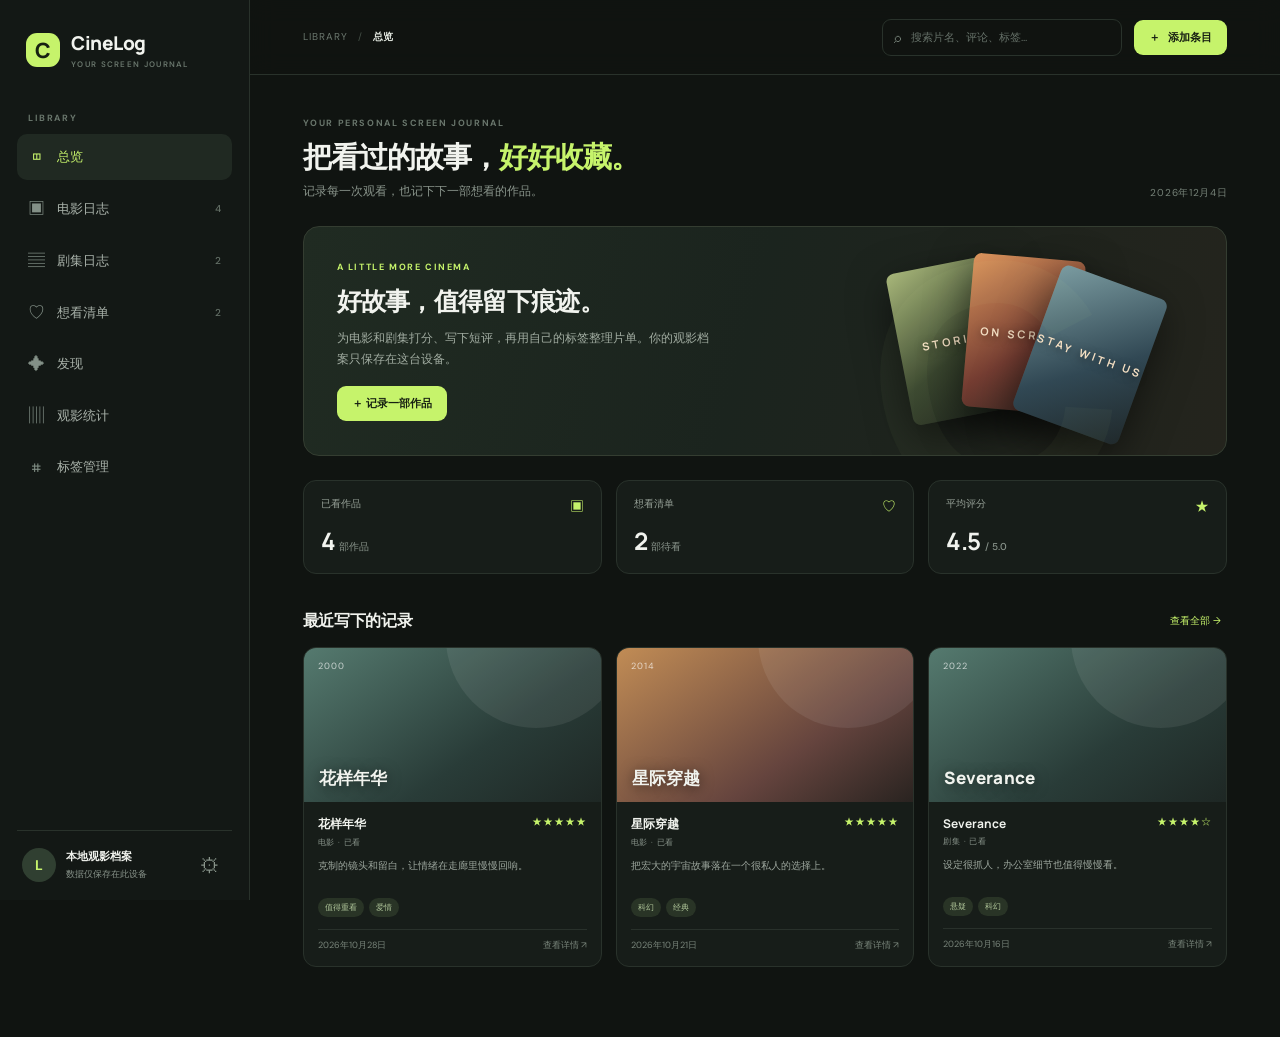
<file: web/index.html>
<!doctype html>
<html lang="zh-CN">
<head>
  <meta charset="utf-8">
  <meta name="viewport" content="width=device-width, initial-scale=1">
  <meta name="theme-color" content="#101411">
  <title>CineLog — 片单与观影日志</title>
  <link rel="stylesheet" href="styles.css">
  <link rel="stylesheet" href="extras.css">
</head>
<body>
  <div class="app-shell">
    <aside class="sidebar">
      <a class="brand" href="#home" aria-label="CineLog 首页"><span class="brand-mark">C</span><span>CineLog<small>YOUR SCREEN JOURNAL</small></span></a>
      <div class="side-label">LIBRARY</div>
      <nav class="nav-list" aria-label="主要导航">
        <button class="nav-item active" data-view="home"><span>◫</span>总览</button>
        <button class="nav-item" data-view="movies"><span>▣</span>电影日志 <b id="movie-count">0</b></button>
        <button class="nav-item" data-view="series"><span>▤</span>剧集日志 <b id="series-count">0</b></button>
        <button class="nav-item" data-view="wishlist"><span>♡</span>想看清单 <b id="wish-count">0</b></button>
        <button class="nav-item" data-view="discover"><span>✦</span>发现</button>
        <button class="nav-item" data-view="stats"><span>▥</span>观影统计</button>
        <button class="nav-item" data-view="tags"><span>⌗</span>标签管理</button>
      </nav>
      <div class="sidebar-bottom"><div class="avatar">L</div><div><strong>本地观影档案</strong><small>数据仅保存在此设备</small></div><button class="icon-button" id="settings-button" aria-label="设置">⚙</button></div>
    </aside>
    <main class="main-content">
      <header class="topbar"><div class="breadcrumb"><span>LIBRARY</span><i>/</i><strong id="view-label">总览</strong></div><div class="top-actions"><label class="search-box"><span>⌕</span><input id="search" type="search" placeholder="搜索片名、评论、标签…" aria-label="搜索"></label><button class="primary-button" id="add-button"><span>＋</span> 添加条目</button></div></header>
      <section id="content" class="content-area"></section>
    </main>
  </div>
  <dialog id="entry-dialog" class="modal">
    <form id="entry-form" method="dialog">
      <div class="modal-head"><div><div class="eyebrow">YOUR JOURNAL</div><h2 id="dialog-title">添加观影记录</h2></div><button class="icon-button" type="button" data-close aria-label="关闭">×</button></div>
      <div class="type-switch"><button type="button" class="type-option selected" data-type="movie">电影</button><button type="button" class="type-option" data-type="series">剧集</button></div>
      <label class="field">片名<input name="title" required maxlength="80" placeholder="例如：花样年华"></label>
      <div class="form-row"><label class="field">状态<select name="status"><option value="watched">已看</option><option value="wishlist">想看</option></select></label><label class="field">日期<input name="date" type="date"></label></div>
      <div id="review-fields"><label class="field">评分 <span class="subtle">点击星星评分</span><div class="rating-picker" role="radiogroup" aria-label="评分"><button type="button" data-rating="1">★</button><button type="button" data-rating="2">★</button><button type="button" data-rating="3">★</button><button type="button" data-rating="4">★</button><button type="button" data-rating="5">★</button><span id="rating-value">未评分</span></div></label><label class="field">短评<textarea name="review" rows="3" maxlength="400" placeholder="这部作品给你留下了什么印象？"></textarea></label></div>
      <label class="field">标签 <span class="subtle">用逗号分隔，可新建</span><input name="tags" placeholder="例如：科幻, 周末"></label>
      <div class="modal-footer"><button class="quiet-button" type="button" data-close>取消</button><button class="primary-button" type="submit">保存条目 <span>↗</span></button></div>
    </form>
  </dialog>
  <dialog id="tag-dialog" class="modal small-modal"><form id="tag-form" method="dialog"><div class="modal-head"><div><div class="eyebrow">ORGANIZE</div><h2>创建标签</h2></div><button class="icon-button" type="button" data-close aria-label="关闭">×</button></div><label class="field">标签名称<input name="name" required maxlength="30" placeholder="例如：值得重看"></label><div class="field">应用范围<div class="check-row"><label><input type="checkbox" name="forMovie" checked> 电影</label><label><input type="checkbox" name="forSeries" checked> 剧集</label></div></div><div class="modal-footer"><button class="quiet-button" type="button" data-close>取消</button><button class="primary-button" type="submit">保存标签</button></div></form></dialog>
  <dialog id="detail-dialog" class="modal detail-modal"></dialog>
  <div id="toast" class="toast" role="status"></div>
  <script src="app.js"></script>
</body>
</html>
</file>
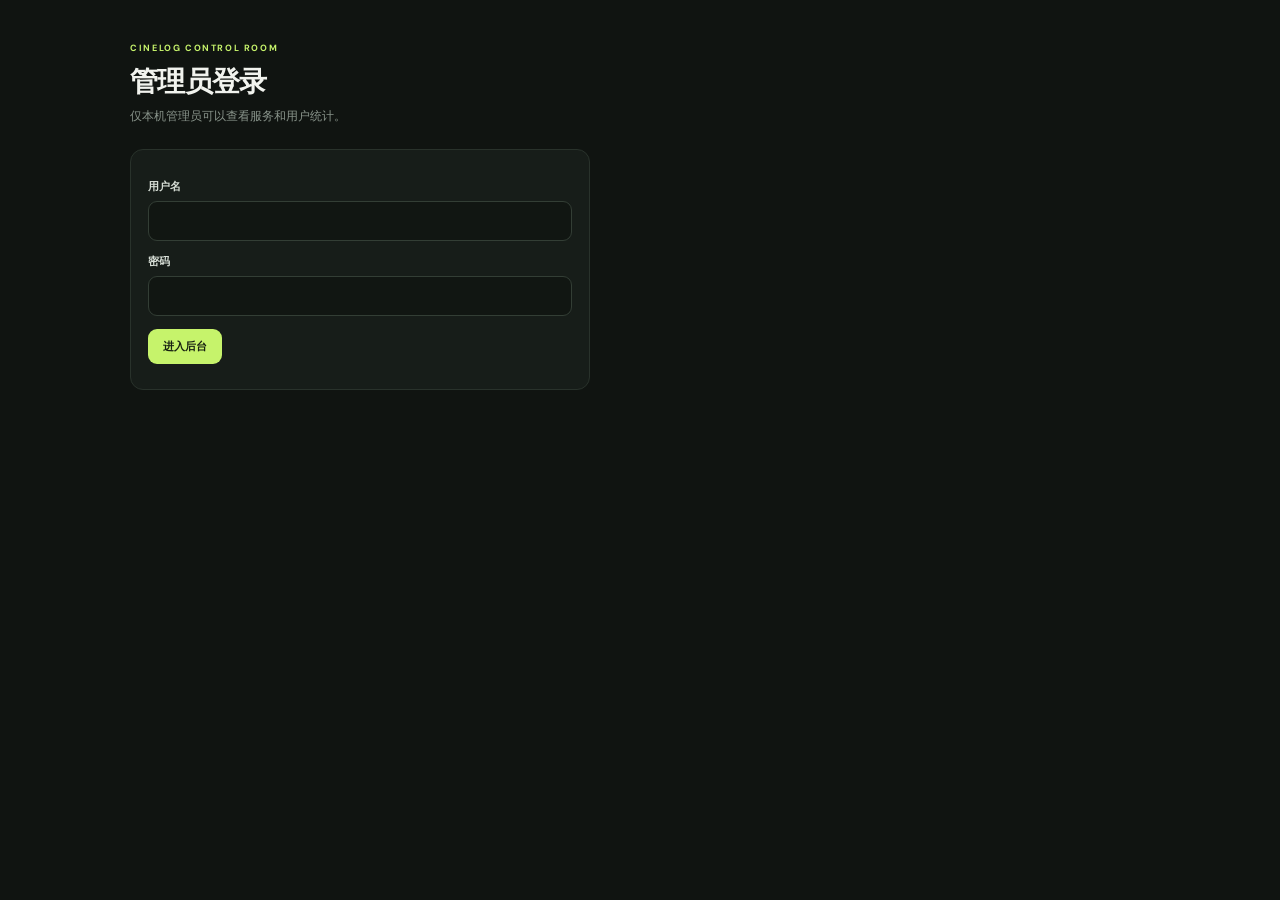
<file: backend/app/static/admin.html>
<!doctype html><html lang="zh-CN"><head><meta charset="utf-8"><meta name="viewport" content="width=device-width,initial-scale=1"><title>CineLog 管理后台</title><link rel="stylesheet" href="styles.css"><link rel="stylesheet" href="extras.css"></head><body><main class="content-area" id="admin-app"></main><script src="admin.js"></script></body></html>
</file>
<file: web/styles.css>
@import url('https://fonts.googleapis.com/css2?family=DM+Sans:wght@400;500;600;700&family=Manrope:wght@400;500;600;700;800&display=swap');
:root{--bg:#101411;--panel:#171d19;--panel2:#1d251f;--line:#29322b;--text:#f1f3ee;--muted:#89948b;--green:#c6f36b;--green-dark:#24331b;--orange:#de8e5b;--radius:16px}*{box-sizing:border-box}body{margin:0;background:var(--bg);color:var(--text);font:14px 'DM Sans',sans-serif;min-height:100vh}button,input,textarea,select{font:inherit}button{cursor:pointer;color:inherit}.app-shell{display:flex;min-height:100vh}.sidebar{width:250px;position:fixed;inset:0 auto 0 0;background:#131815;border-right:1px solid var(--line);padding:28px 17px 16px;display:flex;flex-direction:column;z-index:2}.brand{display:flex;gap:11px;align-items:center;color:var(--text);text-decoration:none;font:800 19px Manrope,sans-serif;letter-spacing:-.5px;padding:2px 9px 43px}.brand small{display:block;color:#69766c;font:600 8px 'DM Sans',sans-serif;letter-spacing:1.3px;margin-top:3px}.brand-mark{width:34px;height:34px;background:var(--green);color:#162011;border-radius:11px;display:grid;place-items:center;font:800 21px Manrope}.side-label,.eyebrow{font-size:9px;letter-spacing:1.6px;color:#69766c;font-weight:700}.side-label{padding:0 11px 10px}.nav-list{display:grid;gap:5px}.nav-item{border:0;background:none;text-align:left;border-radius:10px;padding:12px 11px;color:#aab3ab;display:flex;align-items:center;gap:12px;font-size:13px}.nav-item>span{width:17px;text-align:center;font-size:17px;color:#839087}.nav-item b{margin-left:auto;font-size:10px;font-weight:500;color:#647067}.nav-item:hover,.nav-item.active{background:#202922;color:var(--green)}.nav-item.active>span{color:var(--green)}.sidebar-bottom{margin-top:auto;border-top:1px solid var(--line);padding:17px 5px 2px;display:flex;align-items:center;gap:10px}.avatar{width:34px;height:34px;border-radius:50%;background:#303f31;color:var(--green);display:grid;place-items:center;font-weight:700}.sidebar-bottom strong,.sidebar-bottom small{display:block;font-size:11px}.sidebar-bottom small{font-size:9px;color:var(--muted);margin-top:4px}.icon-button{border:0;background:transparent;color:var(--muted);font-size:20px;width:34px;height:34px;border-radius:9px}.icon-button:hover{background:var(--panel2);color:var(--text)}.sidebar-bottom .icon-button{margin-left:auto}.main-content{margin-left:250px;width:calc(100% - 250px)}.topbar{height:75px;position:sticky;top:0;background:#101411eF;backdrop-filter:blur(12px);border-bottom:1px solid var(--line);display:flex;align-items:center;justify-content:space-between;padding:0 5.1%;z-index:1}.breadcrumb{font-size:10px;color:#6c786f;letter-spacing:1px}.breadcrumb i{padding:0 10px;color:#465148;font-style:normal}.breadcrumb strong{font-weight:600;color:#e3e8e0;letter-spacing:0}.top-actions{display:flex;gap:12px;align-items:center}.search-box{height:37px;width:240px;border:1px solid var(--line);border-radius:9px;display:flex;align-items:center;padding:0 11px;gap:8px;color:#7d897f}.search-box input{background:none;color:var(--text);border:0;outline:none;width:100%;font-size:11px}.search-box input::placeholder{color:#667169}.primary-button{border:0;border-radius:9px;background:var(--green);color:#172012;padding:10px 15px;font-weight:700;font-size:11px;display:inline-flex;align-items:center;gap:8px;transition:transform .15s,background .15s}.primary-button:hover{background:#d5ff83;transform:translateY(-1px)}.content-area{max-width:1150px;margin:auto;padding:42px 5.1% 70px}.greeting{display:flex;justify-content:space-between;align-items:end;margin-bottom:26px}.greeting h1{font:700 29px Manrope,sans-serif;letter-spacing:-1px;margin:7px 0 5px}.greeting p{margin:0;color:var(--muted);font-size:12px}.greeting .date-label{color:#768278;font-size:10px;letter-spacing:.7px}.hero{min-height:230px;border:1px solid #343d31;border-radius:var(--radius);background:linear-gradient(105deg,#202b22 0%,#1b241e 48%,#24241d 100%);padding:29px 33px;position:relative;overflow:hidden;display:flex;align-items:center;margin-bottom:24px}.hero:after{content:'C';position:absolute;right:12%;top:-75px;font:800 330px Manrope;color:#d4f79808;transform:rotate(-12deg);pointer-events:none}.hero-copy{position:relative;z-index:1;max-width:420px}.hero .eyebrow{color:var(--green)}.hero h2{font:700 25px Manrope;letter-spacing:-.7px;margin:10px 0}.hero p{max-width:380px;line-height:1.7;color:#a1aca1;font-size:12px;margin:0 0 17px}.hero-art{position:absolute;right:9%;height:170px;width:240px;display:flex;align-items:center;justify-content:center;transform:rotate(5deg)}.poster-stack{width:112px;height:154px;border-radius:8px;background:linear-gradient(140deg,#d39161,#7d453a 45%,#282d2a);box-shadow:0 14px 40px #0008;position:absolute;display:grid;place-items:center;color:#f4dfc3;font:700 11px Manrope;letter-spacing:3px}.poster-stack:nth-child(1){transform:translate(-68px,5px) rotate(-16deg);background:linear-gradient(150deg,#a8b77a,#39452e 56%,#1a201a)}.poster-stack:nth-child(2){transform:translate(0,-7px) rotate(0);background:linear-gradient(145deg,#db945c,#753d32 58%,#29221e)}.poster-stack:nth-child(3){transform:translate(68px,8px) rotate(15deg);background:linear-gradient(145deg,#7b9ca1,#314854 58%,#20292b)}.poster-stack span{text-shadow:0 2px 8px #0008}.stats-grid{display:grid;grid-template-columns:repeat(3,1fr);gap:14px;margin-bottom:35px}.stat-card{border:1px solid var(--line);background:var(--panel);border-radius:13px;padding:16px 17px;min-height:93px}.stat-top{display:flex;justify-content:space-between;color:#96a097;font-size:10px}.stat-icon{font-size:14px;color:var(--green)}.stat-number{font:700 24px Manrope;margin-top:8px;letter-spacing:-.5px}.stat-number small{font:500 10px 'DM Sans';color:var(--muted);letter-spacing:0;margin-left:4px}.section-head{display:flex;justify-content:space-between;align-items:center;margin-bottom:15px}.section-head h2{font:700 16px Manrope;margin:0;letter-spacing:-.3px}.text-button{border:0;background:none;color:var(--green);font-size:10px}.filter-row{display:flex;gap:7px;flex-wrap:wrap}.filter-chip{border:1px solid var(--line);color:#9aa49a;background:transparent;padding:7px 12px;border-radius:30px;font-size:10px}.filter-chip.active,.filter-chip:hover{background:#263321;border-color:#465738;color:var(--green)}.entry-grid{display:grid;grid-template-columns:repeat(3,minmax(0,1fr));gap:14px}.entry-card{border:1px solid var(--line);border-radius:13px;background:var(--panel);overflow:hidden;transition:border .2s,transform .2s;cursor:pointer}.entry-card:hover{border-color:#63734c;transform:translateY(-2px)}.poster{height:154px;position:relative;display:flex;align-items:end;padding:15px;background:linear-gradient(145deg,#8a5e42,#44322d 65%,#26221e);overflow:hidden}.poster:before{content:'';position:absolute;width:180px;height:180px;border-radius:50%;background:#ffffff13;top:-100px;right:-25px}.poster.movie-1{background:linear-gradient(145deg,#557a6f,#293c38 62%,#1e2724)}.poster.movie-2{background:linear-gradient(145deg,#c18c55,#65443e 64%,#292320)}.poster.movie-3{background:linear-gradient(145deg,#7e6da1,#45405c 62%,#24232e)}.poster.movie-4{background:linear-gradient(145deg,#b67052,#58372f 62%,#28211e)}.poster.movie-5{background:linear-gradient(145deg,#628ca0,#344958 62%,#20282c)}.poster.movie-6{background:linear-gradient(145deg,#8c9763,#46513c 62%,#252a22)}.poster-word{position:relative;font:800 17px Manrope;line-height:1.04;letter-spacing:.2px;text-shadow:0 2px 14px #0008;max-width:80%}.poster-year{position:absolute;top:12px;left:14px;font-size:9px;letter-spacing:1px;color:#ffffffb0}.poster-badge{position:absolute;top:10px;right:10px;border-radius:5px;background:#111a;color:var(--green);font-size:8px;padding:5px 7px}.entry-info{padding:13px 14px 14px}.entry-title-row{display:flex;justify-content:space-between;gap:8px;align-items:start}.entry-title{font:700 12px Manrope;margin:0}.entry-type{font-size:8px;text-transform:uppercase;color:#8a958c;letter-spacing:.8px;margin-top:4px}.stars{color:var(--green);letter-spacing:1px;font-size:10px;white-space:nowrap}.entry-review{font-size:10px;line-height:1.55;color:#9da79e;margin:10px 0;min-height:30px}.tag-list{display:flex;gap:5px;flex-wrap:wrap}.tag{font-size:8px;color:#b1c79b;background:#293426;padding:4px 7px;border-radius:20px}.card-foot{border-top:1px solid #29312b;margin-top:12px;padding-top:9px;display:flex;justify-content:space-between;color:#78847a;font-size:9px}.empty-state{padding:40px 20px;border:1px dashed #354037;border-radius:13px;text-align:center;color:var(--muted);grid-column:1/-1}.empty-state strong{display:block;color:#e8eee7;margin:0 0 6px}.empty-icon{font-size:25px;color:var(--green);margin-bottom:11px}.page-title{margin-bottom:24px}.page-title .eyebrow{color:var(--green)}.page-title h1{font:700 28px Manrope;letter-spacing:-.8px;margin:7px 0}.page-title p{color:var(--muted);font-size:12px;margin:0}.toolbar{display:flex;justify-content:space-between;align-items:center;margin-bottom:17px;gap:14px}.tag-manager{display:grid;gap:10px}.tag-row{display:flex;align-items:center;justify-content:space-between;border:1px solid var(--line);background:var(--panel);padding:15px;border-radius:12px}.tag-row-left{display:flex;align-items:center;gap:12px}.tag-swatch{width:34px;height:34px;border-radius:10px;background:#293426;color:var(--green);display:grid;place-items:center}.tag-row small{display:block;color:var(--muted);margin-top:4px;font-size:10px}.danger-button{border:0;background:none;color:#bd8171;font-size:11px}.modal{border:1px solid #3a453c;border-radius:18px;background:#171d19;color:var(--text);padding:24px;width:min(480px,calc(100% - 28px));box-shadow:0 25px 100px #000b}.modal::backdrop{background:#050706b8;backdrop-filter:blur(5px)}.modal-head{display:flex;justify-content:space-between;align-items:start;margin-bottom:20px}.modal-head h2{font:700 21px Manrope;margin:5px 0 0}.type-switch{display:flex;padding:4px;background:#101411;border-radius:9px;margin-bottom:18px}.type-option{width:50%;background:none;border:0;border-radius:7px;color:var(--muted);padding:9px;font-size:11px}.type-option.selected{background:#293426;color:var(--green)}.field{display:block;margin:13px 0;color:#d7ded6;font-size:11px;font-weight:600}.field input,.field textarea,.field select{display:block;margin-top:7px;width:100%;border:1px solid #333e35;border-radius:9px;background:#111612;color:var(--text);padding:11px 12px;outline:none;font-size:12px;resize:vertical}.field input:focus,.field textarea:focus,.field select:focus{border-color:#829866}.field input::placeholder,.field textarea::placeholder{color:#68736a}.subtle{color:#748076;font-size:9px;font-weight:400;margin-left:5px}.form-row{display:grid;grid-template-columns:1fr 1fr;gap:12px}.rating-picker{display:flex;align-items:center;gap:3px;margin-top:7px}.rating-picker button{background:none;border:0;padding:1px;color:#414b42;font-size:22px}.rating-picker button.selected{color:var(--green)}.rating-picker span{font-weight:400;color:var(--muted);margin-left:9px;font-size:10px}.check-row{display:flex;gap:20px;margin-top:10px;color:#bbc5bc;font-weight:400}.check-row input{accent-color:var(--green);vertical-align:middle}.modal-footer{display:flex;justify-content:end;gap:9px;border-top:1px solid var(--line);padding-top:16px;margin-top:20px}.quiet-button{border:1px solid var(--line);background:transparent;color:#b1bbb2;padding:9px 14px;border-radius:9px;font-size:11px}.detail-modal{max-width:520px}.detail-cover{height:180px;border-radius:12px;padding:17px;display:flex;align-items:end;margin-bottom:18px}.detail-cover .poster-word{font-size:24px}.detail-actions{display:flex;gap:8px;margin-top:20px}.toast{position:fixed;bottom:25px;left:50%;transform:translate(-50%,15px);opacity:0;background:#d4f798;color:#192213;padding:10px 17px;border-radius:9px;font-size:11px;font-weight:700;transition:.2s;z-index:9;pointer-events:none}.toast.show{opacity:1;transform:translate(-50%,0)}.mobile-nav{display:none}@media(max-width:950px){.sidebar{width:215px}.main-content{margin-left:215px;width:calc(100% - 215px)}.entry-grid{grid-template-columns:repeat(2,minmax(0,1fr))}.hero-art{right:2%;transform:scale(.82) rotate(5deg)}}@media(max-width:680px){.sidebar{position:fixed;inset:auto 0 0;width:100%;height:61px;padding:5px 8px;background:#141a16;border-top:1px solid var(--line);border-right:0}.brand,.side-label,.sidebar-bottom{display:none}.nav-list{height:100%;display:flex;justify-content:space-around;gap:0}.nav-item{display:flex;flex-direction:column;justify-content:center;gap:2px;padding:3px 8px;font-size:8px;flex:1}.nav-item>span{font-size:16px}.nav-item b{display:none}.main-content{margin:0;width:100%;padding-bottom:61px}.topbar{height:61px;padding:0 16px}.breadcrumb{font-size:9px}.top-actions{gap:7px}.search-box{width:35px;padding:0 10px;border:0}.search-box:focus-within{position:absolute;left:12px;right:150px;width:auto;background:#171d19;border:1px solid var(--line)}.search-box input{min-width:0}.search-box:not(:focus-within) input{width:0;padding:0}.primary-button{padding:9px 10px;font-size:10px}.content-area{padding:26px 16px 40px}.greeting{align-items:start}.greeting h1{font-size:24px}.greeting .date-label{font-size:8px}.hero{padding:23px 21px;min-height:207px}.hero h2{font-size:21px;max-width:240px}.hero p{max-width:230px}.hero-art{opacity:.27;right:-41px;transform:scale(.78) rotate(5deg)}.stats-grid{gap:8px}.stat-card{padding:12px 10px;min-height:80px}.stat-top{font-size:8px}.stat-number{font-size:20px}.stat-number small{display:block;margin:2px 0 0}.entry-grid{gap:9px;grid-template-columns:repeat(2,minmax(0,1fr))}.poster{height:119px;padding:10px}.poster-word{font-size:14px}.entry-info{padding:10px}.entry-title{font-size:10px}.stars{font-size:8px}.entry-review{font-size:9px}.toolbar{align-items:start;flex-direction:column}.toolbar .filter-row{order:2}.page-title h1{font-size:24px}}
</file>
<file: web/extras.css>
.month-chart{height:155px;display:flex;align-items:end;justify-content:space-around;gap:8px;padding:12px 4px 0}.month-column{height:145px;display:flex;flex:1;flex-direction:column;align-items:center;justify-content:end;color:var(--muted);font-size:9px}.month-column span{height:16px;color:var(--green)}.month-column i{width:100%;max-width:22px;display:block;background:linear-gradient(180deg,var(--green),#68864a);border-radius:5px 5px 2px 2px;min-height:5px}.month-column small{margin-top:7px;font-size:8px}
</file>
<file: backend/app/static/styles.css>
@import url('https://fonts.googleapis.com/css2?family=DM+Sans:wght@400;500;600;700&family=Manrope:wght@400;500;600;700;800&display=swap');
:root{--bg:#101411;--panel:#171d19;--panel2:#1d251f;--line:#29322b;--text:#f1f3ee;--muted:#89948b;--green:#c6f36b;--green-dark:#24331b;--orange:#de8e5b;--radius:16px}*{box-sizing:border-box}body{margin:0;background:var(--bg);color:var(--text);font:14px 'DM Sans',sans-serif;min-height:100vh}button,input,textarea,select{font:inherit}button{cursor:pointer;color:inherit}.app-shell{display:flex;min-height:100vh}.sidebar{width:250px;position:fixed;inset:0 auto 0 0;background:#131815;border-right:1px solid var(--line);padding:28px 17px 16px;display:flex;flex-direction:column;z-index:2}.brand{display:flex;gap:11px;align-items:center;color:var(--text);text-decoration:none;font:800 19px Manrope,sans-serif;letter-spacing:-.5px;padding:2px 9px 43px}.brand small{display:block;color:#69766c;font:600 8px 'DM Sans',sans-serif;letter-spacing:1.3px;margin-top:3px}.brand-mark{width:34px;height:34px;background:var(--green);color:#162011;border-radius:11px;display:grid;place-items:center;font:800 21px Manrope}.side-label,.eyebrow{font-size:9px;letter-spacing:1.6px;color:#69766c;font-weight:700}.side-label{padding:0 11px 10px}.nav-list{display:grid;gap:5px}.nav-item{border:0;background:none;text-align:left;border-radius:10px;padding:12px 11px;color:#aab3ab;display:flex;align-items:center;gap:12px;font-size:13px}.nav-item>span{width:17px;text-align:center;font-size:17px;color:#839087}.nav-item b{margin-left:auto;font-size:10px;font-weight:500;color:#647067}.nav-item:hover,.nav-item.active{background:#202922;color:var(--green)}.nav-item.active>span{color:var(--green)}.sidebar-bottom{margin-top:auto;border-top:1px solid var(--line);padding:17px 5px 2px;display:flex;align-items:center;gap:10px}.avatar{width:34px;height:34px;border-radius:50%;background:#303f31;color:var(--green);display:grid;place-items:center;font-weight:700}.sidebar-bottom strong,.sidebar-bottom small{display:block;font-size:11px}.sidebar-bottom small{font-size:9px;color:var(--muted);margin-top:4px}.icon-button{border:0;background:transparent;color:var(--muted);font-size:20px;width:34px;height:34px;border-radius:9px}.icon-button:hover{background:var(--panel2);color:var(--text)}.sidebar-bottom .icon-button{margin-left:auto}.main-content{margin-left:250px;width:calc(100% - 250px)}.topbar{height:75px;position:sticky;top:0;background:#101411eF;backdrop-filter:blur(12px);border-bottom:1px solid var(--line);display:flex;align-items:center;justify-content:space-between;padding:0 5.1%;z-index:1}.breadcrumb{font-size:10px;color:#6c786f;letter-spacing:1px}.breadcrumb i{padding:0 10px;color:#465148;font-style:normal}.breadcrumb strong{font-weight:600;color:#e3e8e0;letter-spacing:0}.top-actions{display:flex;gap:12px;align-items:center}.search-box{height:37px;width:240px;border:1px solid var(--line);border-radius:9px;display:flex;align-items:center;padding:0 11px;gap:8px;color:#7d897f}.search-box input{background:none;color:var(--text);border:0;outline:none;width:100%;font-size:11px}.search-box input::placeholder{color:#667169}.primary-button{border:0;border-radius:9px;background:var(--green);color:#172012;padding:10px 15px;font-weight:700;font-size:11px;display:inline-flex;align-items:center;gap:8px;transition:transform .15s,background .15s}.primary-button:hover{background:#d5ff83;transform:translateY(-1px)}.content-area{max-width:1150px;margin:auto;padding:42px 5.1% 70px}.greeting{display:flex;justify-content:space-between;align-items:end;margin-bottom:26px}.greeting h1{font:700 29px Manrope,sans-serif;letter-spacing:-1px;margin:7px 0 5px}.greeting p{margin:0;color:var(--muted);font-size:12px}.greeting .date-label{color:#768278;font-size:10px;letter-spacing:.7px}.hero{min-height:230px;border:1px solid #343d31;border-radius:var(--radius);background:linear-gradient(105deg,#202b22 0%,#1b241e 48%,#24241d 100%);padding:29px 33px;position:relative;overflow:hidden;display:flex;align-items:center;margin-bottom:24px}.hero:after{content:'C';position:absolute;right:12%;top:-75px;font:800 330px Manrope;color:#d4f79808;transform:rotate(-12deg);pointer-events:none}.hero-copy{position:relative;z-index:1;max-width:420px}.hero .eyebrow{color:var(--green)}.hero h2{font:700 25px Manrope;letter-spacing:-.7px;margin:10px 0}.hero p{max-width:380px;line-height:1.7;color:#a1aca1;font-size:12px;margin:0 0 17px}.hero-art{position:absolute;right:9%;height:170px;width:240px;display:flex;align-items:center;justify-content:center;transform:rotate(5deg)}.poster-stack{width:112px;height:154px;border-radius:8px;background:linear-gradient(140deg,#d39161,#7d453a 45%,#282d2a);box-shadow:0 14px 40px #0008;position:absolute;display:grid;place-items:center;color:#f4dfc3;font:700 11px Manrope;letter-spacing:3px}.poster-stack:nth-child(1){transform:translate(-68px,5px) rotate(-16deg);background:linear-gradient(150deg,#a8b77a,#39452e 56%,#1a201a)}.poster-stack:nth-child(2){transform:translate(0,-7px) rotate(0);background:linear-gradient(145deg,#db945c,#753d32 58%,#29221e)}.poster-stack:nth-child(3){transform:translate(68px,8px) rotate(15deg);background:linear-gradient(145deg,#7b9ca1,#314854 58%,#20292b)}.poster-stack span{text-shadow:0 2px 8px #0008}.stats-grid{display:grid;grid-template-columns:repeat(3,1fr);gap:14px;margin-bottom:35px}.stat-card{border:1px solid var(--line);background:var(--panel);border-radius:13px;padding:16px 17px;min-height:93px}.stat-top{display:flex;justify-content:space-between;color:#96a097;font-size:10px}.stat-icon{font-size:14px;color:var(--green)}.stat-number{font:700 24px Manrope;margin-top:8px;letter-spacing:-.5px}.stat-number small{font:500 10px 'DM Sans';color:var(--muted);letter-spacing:0;margin-left:4px}.section-head{display:flex;justify-content:space-between;align-items:center;margin-bottom:15px}.section-head h2{font:700 16px Manrope;margin:0;letter-spacing:-.3px}.text-button{border:0;background:none;color:var(--green);font-size:10px}.filter-row{display:flex;gap:7px;flex-wrap:wrap}.filter-chip{border:1px solid var(--line);color:#9aa49a;background:transparent;padding:7px 12px;border-radius:30px;font-size:10px}.filter-chip.active,.filter-chip:hover{background:#263321;border-color:#465738;color:var(--green)}.entry-grid{display:grid;grid-template-columns:repeat(3,minmax(0,1fr));gap:14px}.entry-card{border:1px solid var(--line);border-radius:13px;background:var(--panel);overflow:hidden;transition:border .2s,transform .2s;cursor:pointer}.entry-card:hover{border-color:#63734c;transform:translateY(-2px)}.poster{height:154px;position:relative;display:flex;align-items:end;padding:15px;background:linear-gradient(145deg,#8a5e42,#44322d 65%,#26221e);overflow:hidden}.poster:before{content:'';position:absolute;width:180px;height:180px;border-radius:50%;background:#ffffff13;top:-100px;right:-25px}.poster.movie-1{background:linear-gradient(145deg,#557a6f,#293c38 62%,#1e2724)}.poster.movie-2{background:linear-gradient(145deg,#c18c55,#65443e 64%,#292320)}.poster.movie-3{background:linear-gradient(145deg,#7e6da1,#45405c 62%,#24232e)}.poster.movie-4{background:linear-gradient(145deg,#b67052,#58372f 62%,#28211e)}.poster.movie-5{background:linear-gradient(145deg,#628ca0,#344958 62%,#20282c)}.poster.movie-6{background:linear-gradient(145deg,#8c9763,#46513c 62%,#252a22)}.poster-word{position:relative;font:800 17px Manrope;line-height:1.04;letter-spacing:.2px;text-shadow:0 2px 14px #0008;max-width:80%}.poster-year{position:absolute;top:12px;left:14px;font-size:9px;letter-spacing:1px;color:#ffffffb0}.poster-badge{position:absolute;top:10px;right:10px;border-radius:5px;background:#111a;color:var(--green);font-size:8px;padding:5px 7px}.entry-info{padding:13px 14px 14px}.entry-title-row{display:flex;justify-content:space-between;gap:8px;align-items:start}.entry-title{font:700 12px Manrope;margin:0}.entry-type{font-size:8px;text-transform:uppercase;color:#8a958c;letter-spacing:.8px;margin-top:4px}.stars{color:var(--green);letter-spacing:1px;font-size:10px;white-space:nowrap}.entry-review{font-size:10px;line-height:1.55;color:#9da79e;margin:10px 0;min-height:30px}.tag-list{display:flex;gap:5px;flex-wrap:wrap}.tag{font-size:8px;color:#b1c79b;background:#293426;padding:4px 7px;border-radius:20px}.card-foot{border-top:1px solid #29312b;margin-top:12px;padding-top:9px;display:flex;justify-content:space-between;color:#78847a;font-size:9px}.empty-state{padding:40px 20px;border:1px dashed #354037;border-radius:13px;text-align:center;color:var(--muted);grid-column:1/-1}.empty-state strong{display:block;color:#e8eee7;margin:0 0 6px}.empty-icon{font-size:25px;color:var(--green);margin-bottom:11px}.page-title{margin-bottom:24px}.page-title .eyebrow{color:var(--green)}.page-title h1{font:700 28px Manrope;letter-spacing:-.8px;margin:7px 0}.page-title p{color:var(--muted);font-size:12px;margin:0}.toolbar{display:flex;justify-content:space-between;align-items:center;margin-bottom:17px;gap:14px}.tag-manager{display:grid;gap:10px}.tag-row{display:flex;align-items:center;justify-content:space-between;border:1px solid var(--line);background:var(--panel);padding:15px;border-radius:12px}.tag-row-left{display:flex;align-items:center;gap:12px}.tag-swatch{width:34px;height:34px;border-radius:10px;background:#293426;color:var(--green);display:grid;place-items:center}.tag-row small{display:block;color:var(--muted);margin-top:4px;font-size:10px}.danger-button{border:0;background:none;color:#bd8171;font-size:11px}.modal{border:1px solid #3a453c;border-radius:18px;background:#171d19;color:var(--text);padding:24px;width:min(480px,calc(100% - 28px));box-shadow:0 25px 100px #000b}.modal::backdrop{background:#050706b8;backdrop-filter:blur(5px)}.modal-head{display:flex;justify-content:space-between;align-items:start;margin-bottom:20px}.modal-head h2{font:700 21px Manrope;margin:5px 0 0}.type-switch{display:flex;padding:4px;background:#101411;border-radius:9px;margin-bottom:18px}.type-option{width:50%;background:none;border:0;border-radius:7px;color:var(--muted);padding:9px;font-size:11px}.type-option.selected{background:#293426;color:var(--green)}.field{display:block;margin:13px 0;color:#d7ded6;font-size:11px;font-weight:600}.field input,.field textarea,.field select{display:block;margin-top:7px;width:100%;border:1px solid #333e35;border-radius:9px;background:#111612;color:var(--text);padding:11px 12px;outline:none;font-size:12px;resize:vertical}.field input:focus,.field textarea:focus,.field select:focus{border-color:#829866}.field input::placeholder,.field textarea::placeholder{color:#68736a}.subtle{color:#748076;font-size:9px;font-weight:400;margin-left:5px}.form-row{display:grid;grid-template-columns:1fr 1fr;gap:12px}.rating-picker{display:flex;align-items:center;gap:3px;margin-top:7px}.rating-picker button{background:none;border:0;padding:1px;color:#414b42;font-size:22px}.rating-picker button.selected{color:var(--green)}.rating-picker span{font-weight:400;color:var(--muted);margin-left:9px;font-size:10px}.check-row{display:flex;gap:20px;margin-top:10px;color:#bbc5bc;font-weight:400}.check-row input{accent-color:var(--green);vertical-align:middle}.modal-footer{display:flex;justify-content:end;gap:9px;border-top:1px solid var(--line);padding-top:16px;margin-top:20px}.quiet-button{border:1px solid var(--line);background:transparent;color:#b1bbb2;padding:9px 14px;border-radius:9px;font-size:11px}.detail-modal{max-width:520px}.detail-cover{height:180px;border-radius:12px;padding:17px;display:flex;align-items:end;margin-bottom:18px}.detail-cover .poster-word{font-size:24px}.detail-actions{display:flex;gap:8px;margin-top:20px}.toast{position:fixed;bottom:25px;left:50%;transform:translate(-50%,15px);opacity:0;background:#d4f798;color:#192213;padding:10px 17px;border-radius:9px;font-size:11px;font-weight:700;transition:.2s;z-index:9;pointer-events:none}.toast.show{opacity:1;transform:translate(-50%,0)}.mobile-nav{display:none}@media(max-width:950px){.sidebar{width:215px}.main-content{margin-left:215px;width:calc(100% - 215px)}.entry-grid{grid-template-columns:repeat(2,minmax(0,1fr))}.hero-art{right:2%;transform:scale(.82) rotate(5deg)}}@media(max-width:680px){.sidebar{position:fixed;inset:auto 0 0;width:100%;height:61px;padding:5px 8px;background:#141a16;border-top:1px solid var(--line);border-right:0}.brand,.side-label,.sidebar-bottom{display:none}.nav-list{height:100%;display:flex;justify-content:space-around;gap:0}.nav-item{display:flex;flex-direction:column;justify-content:center;gap:2px;padding:3px 8px;font-size:8px;flex:1}.nav-item>span{font-size:16px}.nav-item b{display:none}.main-content{margin:0;width:100%;padding-bottom:61px}.topbar{height:61px;padding:0 16px}.breadcrumb{font-size:9px}.top-actions{gap:7px}.search-box{width:35px;padding:0 10px;border:0}.search-box:focus-within{position:absolute;left:12px;right:150px;width:auto;background:#171d19;border:1px solid var(--line)}.search-box input{min-width:0}.search-box:not(:focus-within) input{width:0;padding:0}.primary-button{padding:9px 10px;font-size:10px}.content-area{padding:26px 16px 40px}.greeting{align-items:start}.greeting h1{font-size:24px}.greeting .date-label{font-size:8px}.hero{padding:23px 21px;min-height:207px}.hero h2{font-size:21px;max-width:240px}.hero p{max-width:230px}.hero-art{opacity:.27;right:-41px;transform:scale(.78) rotate(5deg)}.stats-grid{gap:8px}.stat-card{padding:12px 10px;min-height:80px}.stat-top{font-size:8px}.stat-number{font-size:20px}.stat-number small{display:block;margin:2px 0 0}.entry-grid{gap:9px;grid-template-columns:repeat(2,minmax(0,1fr))}.poster{height:119px;padding:10px}.poster-word{font-size:14px}.entry-info{padding:10px}.entry-title{font-size:10px}.stars{font-size:8px}.entry-review{font-size:9px}.toolbar{align-items:start;flex-direction:column}.toolbar .filter-row{order:2}.page-title h1{font-size:24px}}
</file>
<file: backend/app/static/extras.css>
.month-chart{height:155px;display:flex;align-items:end;justify-content:space-around;gap:8px;padding:12px 4px 0}.month-column{height:145px;display:flex;flex:1;flex-direction:column;align-items:center;justify-content:end;color:var(--muted);font-size:9px}.month-column span{height:16px;color:var(--green)}.month-column i{width:100%;max-width:22px;display:block;background:linear-gradient(180deg,var(--green),#68864a);border-radius:5px 5px 2px 2px;min-height:5px}.month-column small{margin-top:7px;font-size:8px}
</file>
